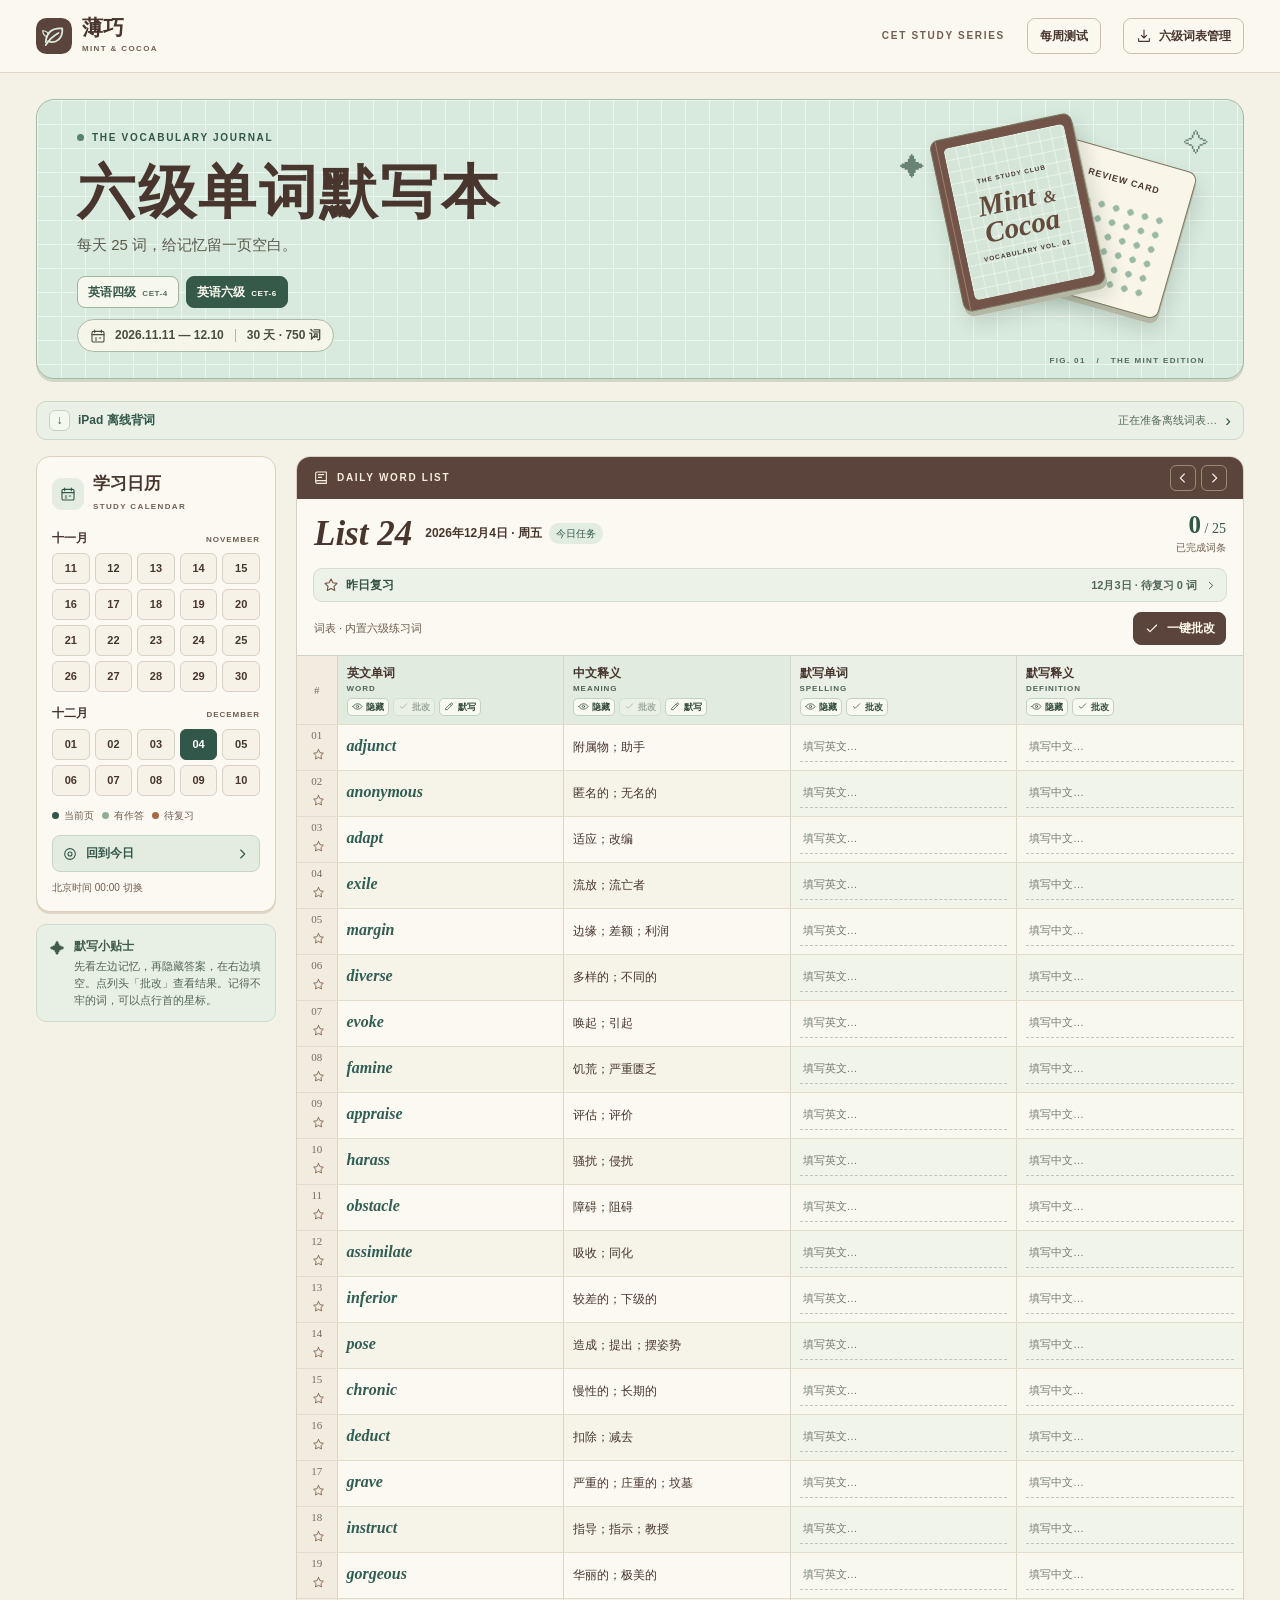
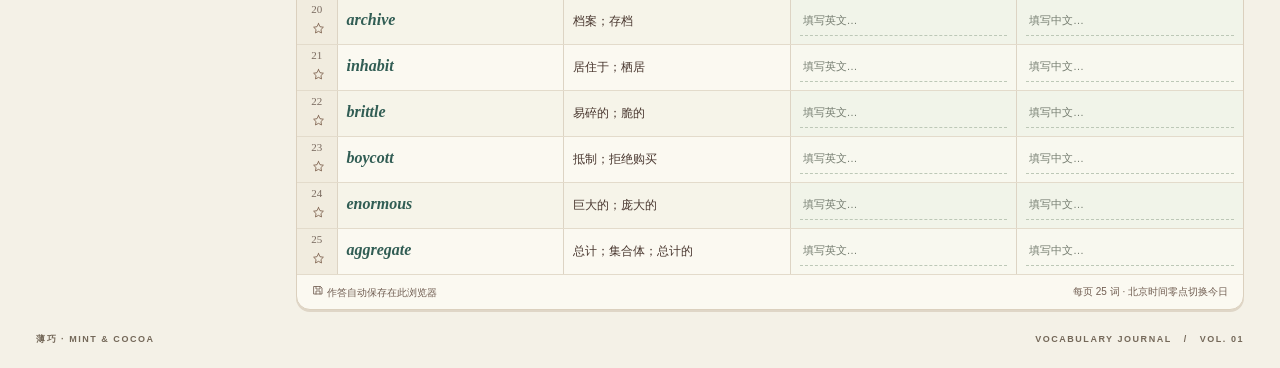
<file: index.html>
<!doctype html>
<html lang="zh-CN">
<head>
<meta charset="utf-8">
<meta name="viewport" content="width=device-width, initial-scale=1">
<meta name="theme-color" content="#e0ece3">
<meta name="description" content="薄巧配色的四六级单词默写本。每天 25 词，双向默写、一键批改和次日复习。">
<title>薄巧 · 四六级单词默写本</title>
<link rel="icon" href="mint.svg" type="image/svg+xml">
<link rel="manifest" href="manifest.webmanifest">
<link rel="apple-touch-icon" href="icon-180.png">
<meta name="apple-mobile-web-app-capable" content="yes">
<meta name="apple-mobile-web-app-title" content="薄巧默写本">
<link rel="stylesheet" href="style.css">
<script type="module" src="app.js"></script>
<script defer src="pwa.js"></script>
</head>
<body>
<header class="topbar"><div class="topinner">
  <a class="brand" href="./"><img src="mint.svg" alt=""><span>薄巧<span class="brand-en">MINT &amp; COCOA</span></span></a>
  <div class="topright"><span class="edition">CET STUDY SERIES</span><a class="outline" href="weekly.html">每周测试</a><button type="button" id="open-import" class="outline"><span data-icon="import"></span>六级词表管理</button></div>
</div></header>
<main class="wrap">
  <section class="cover" aria-label="四六级词汇学习计划">
    <div class="cover-copy"><div class="kicker"><i></i> THE VOCABULARY JOURNAL</div>
    <h1 id="cover-title">四六级单词默写本</h1>
    <p class="tagline">每天 25 词，给记忆留一页空白。</p>
    <div class="level-select" role="group" aria-label="选择考试词表"><button type="button" id="level-four" aria-pressed="false">英语四级 <small>CET-4</small></button><button type="button" id="level-six" aria-pressed="true">英语六级 <small>CET-6</small></button></div>
    <div class="cover-meta"><span data-icon="calendar"></span><span>2026.11.11 — 12.10</span><span class="meta-divider"></span><span>30 天 · 750 词</span></div></div>
    <div class="cover-art" aria-hidden="true"><div class="card-paper"><small>REVIEW CARD</small><div class="dots"></div></div><div class="card-mint"><div class="card-inner"><small>THE STUDY CLUB</small><b>Mint <em>&amp;</em><br>Cocoa</b><span>VOCABULARY VOL. 01</span></div></div><span class="spark spark-a">✦</span><span class="spark spark-b">✧</span><span class="art-caption">FIG. 01 &nbsp; / &nbsp; THE MINT EDITION</span></div>
  </section>
  <details class="offline-panel">
    <summary><span class="offline-symbol" aria-hidden="true">↓</span><strong>iPad 离线背词</strong><span id="offline-status" role="status">正在检查离线词表…</span></summary>
    <div class="offline-help">
      <p>在 iPad 的 Safari 打开本页，点「分享」→「添加到主屏幕」。如果看到「作为网页 App 打开」，请开启它。</p>
      <p>添加后，保持联网，从主屏幕打开「薄巧默写本」，看到「已可离线使用」就可以断网。作答和复习记录保存在你打开应用的设备和浏览环境中。</p>
      <button id="offline-retry" class="outline" type="button" hidden>重新准备离线词表</button>
    </div>
  </details>
  <div class="workspace">
    <aside class="rail">
      <section class="rail-card" aria-labelledby="calendar-label">
        <div class="rail-title"><span class="rail-icon" data-icon="calendar"></span><div><h2 id="calendar-label">学习日历</h2><span>STUDY CALENDAR</span></div></div>
        <div id="calendar"></div>
        <div class="legend"><span><i></i>当前页</span><span><i></i>有作答</span><span><i></i>待复习</span></div>
        <button type="button" id="today" class="today"><span data-icon="target"></span>回到今日<span class="arrow" data-icon="right"></span></button>
        <p id="clock-note" class="clock-note"></p>
      </section>
      <div class="note"><span class="note-star">✦</span><div><b>默写小贴士</b><p>先看左边记忆，再隐藏答案，在右边填空。点列头「批改」查看结果。记得不牢的词，可以点行首的星标。</p></div></div>
    </aside>
    <section class="notebook" aria-labelledby="day-title">
      <div class="notebook-top"><div class="book-label"><span data-icon="book"></span> DAILY WORD LIST</div><div class="nav"><button type="button" id="prev" aria-label="前一天" data-icon="left"></button><button type="button" id="next" aria-label="后一天" data-icon="right"></button></div></div>
      <div class="sheet-heading"><div class="list-heading"><h2 id="day-title"></h2><div><span id="date"></span><span id="date-tag"></span></div></div><div class="counter"><strong id="progress">0</strong><span> / 25</span><small>已完成词条</small></div></div>
      <details id="review-panel" class="review-panel">
        <summary><span class="review-icon" data-icon="star"></span><span id="review-title">昨日复习</span><span id="review-count" class="review-count"></span><span class="review-arrow" data-icon="right"></span></summary>
        <div id="review-content" class="review-content"></div>
      </details>
      <div class="sheet-tools"><span id="source-badge"></span><button type="button" id="grade-all" class="primary"><span data-icon="check"></span>一键批改</button></div>
      <div class="table-scroll" tabindex="0" aria-label="四栏默写表，可横向滑动">
        <table><colgroup><col class="num"><col><col><col><col></colgroup><thead id="table-head"></thead><tbody id="table-body"></tbody></table>
      </div>
      <div class="sheet-foot"><span><span data-icon="save"></span> <span id="storage-label">作答自动保存在此浏览器</span></span><span>每页 25 词 · 北京时间零点切换今日</span></div>
      <p id="feedback" class="feedback" role="status"></p>
    </section>
  </div>
  <footer><span>薄巧 · MINT &amp; COCOA</span><span>VOCABULARY JOURNAL &nbsp; / &nbsp; VOL. 01</span></footer>
</main>
<dialog id="import-dialog" aria-labelledby="import-title">
  <form id="import-form"><div class="dialog-head"><div><span class="kicker">YOUR WORD LIST</span><h2 id="import-title">词表管理</h2></div><button type="button" id="close-import" class="outline" aria-label="关闭">✕</button></div>
    <p id="source-detail"></p>
    <p>要使用书中词表，请按顺序导入至少 750 条。每行格式为「英文单词、Tab、中文释义」，接受 TSV 或 CSV。多义项可用「；」分隔，系统将使用前 750 条，每天分配 25 条。两套词表的作答分别保存。</p>
    <label class="file-label">选择词表文件 <input type="file" id="word-file" accept=".txt,.tsv,.csv,text/plain,text/tab-separated-values,text/csv"></label>
    <label for="word-paste">或直接粘贴词表</label>
    <textarea id="word-paste" rows="5" placeholder="abandon&#9;放弃；抛弃"></textarea>
    <p id="import-result" role="status"></p>
    <div class="dialog-actions"><button type="button" id="reset-source" class="outline">使用内置词表</button><button class="primary" type="submit">导入并使用</button></div>
  </form>
</dialog>
</body>
</html>
</file>
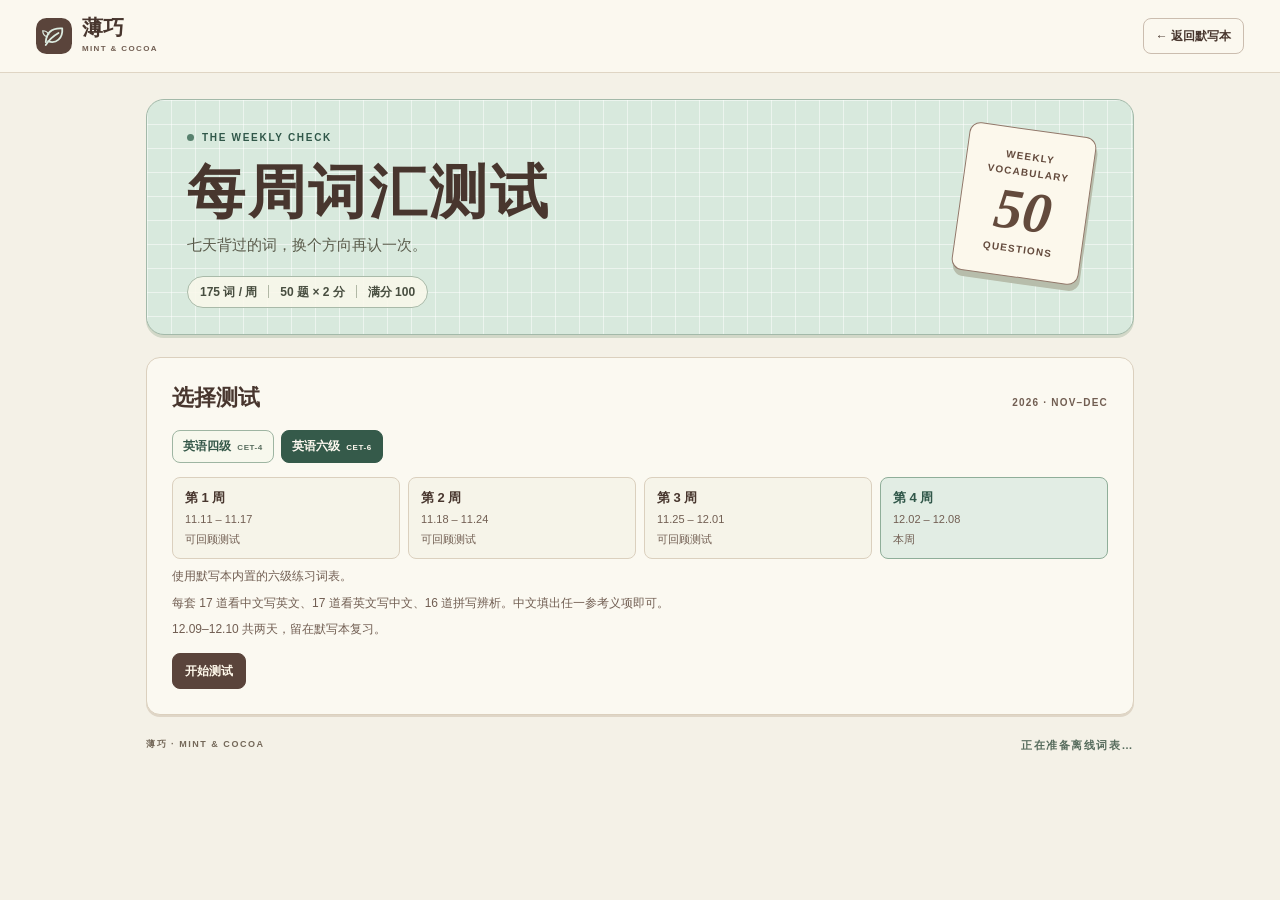
<file: weekly.html>
<!doctype html>
<html lang="zh-CN">
<head>
<meta charset="utf-8">
<meta name="viewport" content="width=device-width, initial-scale=1">
<meta name="theme-color" content="#e0ece3">
<meta name="description" content="薄巧四六级默写本的每周词汇测试。每周 175 词，随机抽 50 题，满分 100。">
<title>薄巧 · 每周词汇测试</title>
<link rel="icon" href="mint.svg" type="image/svg+xml">
<link rel="manifest" href="manifest.webmanifest">
<link rel="apple-touch-icon" href="icon-180.png">
<link rel="stylesheet" href="style.css">
<link rel="stylesheet" href="weekly.css">
<script type="module" src="weekly.js"></script>
<script defer src="pwa.js"></script>
</head>
<body>
<header class="topbar"><div class="topinner">
  <a class="brand" href="./"><img src="mint.svg" alt=""><span>薄巧<span class="brand-en">MINT &amp; COCOA</span></span></a>
  <a class="outline" href="./">← 返回默写本</a>
</div></header>
<main class="wrap quiz-wrap">
  <section class="cover quiz-cover">
    <div class="cover-copy">
      <div class="kicker"><i></i> THE WEEKLY CHECK</div>
      <h1>每周词汇测试</h1>
      <p class="tagline">七天背过的词，换个方向再认一次。</p>
      <div class="cover-meta"><span>175 词 / 周</span><span class="meta-divider"></span><span>50 题 × 2 分</span><span class="meta-divider"></span><span>满分 100</span></div>
    </div>
    <div class="quiz-stamp" aria-hidden="true"><span>WEEKLY<br>VOCABULARY</span><b>50</b><span>QUESTIONS</span></div>
  </section>
  <section id="setup" class="quiz-card" aria-labelledby="setup-title">
    <div class="quiz-card-head"><h2 id="setup-title">选择测试</h2><span class="eyebrow">2026 · NOV–DEC</span></div>
    <div class="level-select quiz-levels" role="group" aria-label="选择考试词表">
      <button type="button" id="four" aria-pressed="false">英语四级 <small>CET-4</small></button>
      <button type="button" id="six" aria-pressed="true">英语六级 <small>CET-6</small></button>
    </div>
    <div id="weeks" class="week-grid" role="group" aria-label="选择测试周"></div>
    <p id="bank-note" class="quiz-note"></p>
    <p class="quiz-note">每套 17 道看中文写英文、17 道看英文写中文、16 道拼写辨析。中文填出任一参考义项即可。</p>
    <p class="quiz-note">12.09–12.10 共两天，留在默写本复习。</p>
    <div class="quiz-actions"><button id="start" class="primary" type="button">开始测试</button><p id="setup-error" role="status"></p></div>
  </section>
  <section id="paper" class="quiz-card" aria-labelledby="prompt" hidden>
    <div class="quiz-card-head"><span id="test-label" class="eyebrow"></span><button id="leave" type="button" class="outline">保存并返回</button></div>
    <div class="quiz-progress"><span id="answered"></span><progress id="progress" max="50" value="0" aria-label="已作答题数"></progress></div>
    <div id="question" class="question">
      <p id="question-meta" class="eyebrow"></p>
      <h2 id="prompt" tabindex="-1"></h2>
      <div id="response"></div>
    </div>
    <div class="quiz-nav">
      <button id="prev-question" class="outline" type="button">← 上一题</button>
      <button id="next-question" class="primary" type="button">下一题 →</button>
    </div>
    <div id="question-map" class="question-map" role="group" aria-label="跳转题号"></div>
    <div class="quiz-submit"><button id="submit" class="outline" type="button">交卷批改</button><span id="save-note">进度保存在此浏览器</span></div>
  </section>
  <section id="results" class="quiz-card" aria-labelledby="result-title" hidden>
    <div class="quiz-card-head"><h2 id="result-title" tabindex="-1">测试结果</h2><span id="result-label" class="eyebrow"></span></div>
    <div class="score-panel"><div><strong id="score"></strong><span> / 100</span></div><p id="score-detail"></p></div>
    <div class="quiz-actions"><button id="retry" type="button" class="primary">重新抽一套</button><button id="back" type="button" class="outline">返回选周</button></div>
    <h3 id="correction-title">错题回顾</h3><ol id="corrections" class="corrections"></ol>
  </section>
  <footer><span>薄巧 · MINT &amp; COCOA</span><span id="offline-status" role="status">正在检查离线词表…</span></footer>
  <button id="offline-retry" type="button" class="outline" hidden>重新准备离线词表</button>
</main>
<dialog id="submit-dialog" aria-labelledby="submit-title">
  <form method="dialog"><h2 id="submit-title">交卷批改</h2><p id="submit-copy"></p><div class="dialog-actions"><button class="outline" value="cancel" autofocus>继续作答</button><button class="primary" value="submit">确认交卷</button></div></form>
</dialog>
</body>
</html>
</file>
<file: style.css>
:root{--paper:#fbf9f1;--ink:#48362e;--soft:#715e52;--line:#dbd0be;--green:#e2ede4;--darkgreen:#305749;--brown:#5a443b;--serif:Georgia,"Songti SC","Noto Serif SC","SimSun",serif;--sans:-apple-system,BlinkMacSystemFont,"PingFang SC","Microsoft YaHei",sans-serif}
*{box-sizing:border-box}body{margin:0;background:#f4f1e7;color:var(--ink);font:14px/1.55 var(--sans)}button,input,textarea{font:inherit;color:inherit}button{cursor:pointer}button:disabled{cursor:default;opacity:.4}button:focus-visible,a:focus-visible,input:focus-visible,textarea:focus-visible,.table-scroll:focus-visible{outline:2px solid #437661;outline-offset:3px}a{color:inherit;text-decoration:none}svg{width:16px;height:16px;vertical-align:-3px;fill:none;stroke:currentColor;stroke-width:1.65;stroke-linecap:round;stroke-linejoin:round}[data-icon]{display:inline-flex;align-items:center}
.topbar{background:#fbf8ef;border-bottom:1px solid #dfd5c4}.topinner,.wrap{max-width:1280px;margin:auto;padding-inline:36px}.topinner{height:72px;display:flex;justify-content:space-between;align-items:center}.brand{display:flex;align-items:center;gap:10px;font-family:var(--serif);font-size:21px;font-weight:700;line-height:1.1}.brand img{width:36px;height:36px}.brand-en,.edition,.kicker,.book-label,.rail-title div>span,.art-caption,footer{font:700 10px/1.35 var(--sans);letter-spacing:.17em}.brand-en{display:block;font-size:8px;margin-top:4px;color:var(--soft)}.topright{display:flex;gap:22px;align-items:center}.edition{color:var(--soft)}
.outline,.primary{display:inline-flex;align-items:center;justify-content:center;gap:7px;border:1px solid #cbbdaf;border-radius:8px;padding:8px 12px;background:transparent;font-size:12px;font-weight:650;white-space:nowrap}.outline:hover{background:#ede6d8}.primary{background:var(--brown);border-color:var(--brown);color:#fff9eb}.primary:hover{background:#714f40}
.cover{position:relative;isolation:isolate;display:flex;align-items:center;min-height:239px;margin:26px 0 22px;border:1px solid #a3b9a9;border-radius:18px;overflow:hidden;background-color:#d8e9dd;background-image:linear-gradient(#ffffff83 1px,transparent 1px),linear-gradient(90deg,#ffffff83 1px,transparent 1px);background-size:24px 24px;box-shadow:0 3px 0 #d2d8c8}
.cover-copy{padding:26px 40px;z-index:1}.kicker{color:var(--darkgreen);display:inline-flex;align-items:center;gap:8px}.kicker i{width:7px;height:7px;background:#58816e;border-radius:50%}.cover h1{font:800 clamp(34px,5vw,58px)/1.15 var(--serif);letter-spacing:.045em;margin:12px 0 7px}.tagline{font-size:15px;color:#5a5b4b;margin:0 0 19px}.cover-meta{display:inline-flex;align-items:center;gap:9px;background:#fbf8ebd9;border:1px solid #a9baa9;border-radius:25px;padding:6px 12px;color:#484e40;font-size:12px;font-weight:650;font-variant-numeric:tabular-nums}.meta-divider{width:1px;height:13px;background:#b1b8a5;margin:0 2px}
.cover-art{position:absolute;right:26px;top:0;bottom:0;width:330px;pointer-events:none}.card-mint,.card-paper{position:absolute;border-radius:9px;box-shadow:1px 5px 0 #b3b7a3,4px 11px 19px #415a4533;border:1px solid #7c7861}.card-paper{width:139px;height:152px;background:#f9f5e9;top:52px;right:37px;transform:rotate(16deg);padding:14px 12px;text-align:center}.card-paper small{font:700 9px var(--sans);letter-spacing:.1em}.dots{margin:11px auto;background:radial-gradient(circle,#9ab9a5 3px,transparent 3.4px) 0 0/15px 15px;width:105px;height:90px}.card-mint{width:145px;height:175px;background:#725448;top:25px;right:127px;transform:rotate(-12deg);padding:9px 8px 9px 12px}.card-mint:before{content:"";position:absolute;top:0;bottom:0;left:5px;border-left:1px solid #9f806e}.card-inner{height:100%;border-radius:5px;background:#d5e6d8;background-image:linear-gradient(#ffffff74 1px,transparent 1px),linear-gradient(90deg,#ffffff74 1px,transparent 1px);background-size:12px 12px;display:flex;flex-direction:column;align-items:center;justify-content:center;gap:9px;text-align:center}.card-inner b{font:italic 700 29px/.9 var(--serif);color:#634a3c}.card-inner em{font-size:17px}.card-inner small,.card-inner span{font:800 6.5px var(--sans);letter-spacing:.15em}.spark{position:absolute;color:#688371;font-size:25px}.spark-a{left:13px;top:48px}.spark-b{right:8px;top:24px}.art-caption{position:absolute;bottom:11px;right:12px;color:#526d5c;font-size:8px}
.workspace{display:grid;grid-template-columns:240px minmax(0,1fr);gap:20px;align-items:start}.rail-card,.notebook{border:1px solid var(--line);background:var(--paper);border-radius:14px;box-shadow:0 2px 0 #dfd6c7}.rail-card{padding:15px}.rail-title{display:flex;align-items:center;gap:9px;margin:1px 0 13px}.rail-icon{padding:8px;background:#e5ede1;border-radius:9px;color:var(--darkgreen)}.rail-title h2{font-size:17px;margin:0;line-height:1.25}.rail-title div>span{color:var(--soft);font-size:8px}.month-name{display:flex;align-items:baseline;justify-content:space-between;margin:12px 0 6px;font-weight:700;font-size:12px}.month-name span{font:700 8px var(--sans);letter-spacing:.12em;color:var(--soft)}.days{display:grid;grid-template-columns:repeat(5,1fr);gap:5px}.day{border:1px solid #d9d1c1;background:#f6f2e7;border-radius:6px;min-height:31px;font-size:11px;font-weight:650;position:relative;padding:2px;font-variant-numeric:tabular-nums}.day:hover{background:#e2ebe0}.day[aria-current=true]{background:var(--darkgreen);color:#fff;border-color:var(--darkgreen)}.day.has-work:not([aria-current=true]):after{content:"";position:absolute;right:3px;top:3px;width:5px;height:5px;border-radius:50%;background:#759c83}.day.is-today:not([aria-current=true]){border-color:#739784}.legend{display:flex;align-items:center;gap:12px;color:var(--soft);font-size:10px;margin:12px 0}.legend span{display:inline-flex;align-items:center;gap:5px}.legend i{width:7px;height:7px;border-radius:50%;background:var(--darkgreen)}.legend span+span i{background:#8faf95}.today{width:100%;display:flex;align-items:center;gap:8px;background:#e4ece0;border:1px solid #c6d6c5;border-radius:8px;padding:8px 9px;font-weight:700;font-size:12px;color:var(--darkgreen)}.today:hover{background:#d9e8db}.arrow{margin-left:auto}.clock-note{font-size:10px;color:var(--soft);margin:8px 0 0}.note{display:flex;gap:9px;padding:12px 13px;border:1px solid #ccdbcc;border-radius:10px;background:#e8efe4;color:#3e5b48;margin:12px 0;font-size:12px}.note b{font-size:12px}.note p{margin:3px 0 0;color:#526656;font-size:11px}.note-star{font-size:15px}
.notebook{overflow:hidden}.notebook-top{display:flex;align-items:center;justify-content:space-between;background:#5a443b;color:#f9edde;padding:8px 16px;min-height:42px}.book-label{display:flex;align-items:center;gap:8px}.nav{display:flex;gap:5px}.nav button{padding:4px;border:1px solid #a28675;border-radius:6px;color:#f9edde;background:transparent}.nav button:not(:disabled):hover{background:#765849}.sheet-heading{display:flex;align-items:center;justify-content:space-between;gap:10px;padding:13px 17px 8px}.list-heading{display:flex;gap:13px;align-items:center;flex-wrap:wrap}.list-heading h2{margin:0;font:700 35px/1 var(--serif);font-style:italic}.list-heading>div{display:flex;flex-wrap:wrap;gap:7px;align-items:center;font-size:12px}.list-heading #date{font-weight:700}.list-heading #date-tag{color:var(--darkgreen);background:#e3ece1;padding:3px 7px;border-radius:10px;font-size:10px}.counter{flex-shrink:0;font-family:var(--serif);color:var(--darkgreen);text-align:right;line-height:1}.counter strong{font-size:25px}.counter small{display:block;font:10px var(--sans);margin-top:4px;color:var(--soft)}.sheet-tools{display:flex;align-items:center;justify-content:space-between;gap:8px;padding:1px 17px 10px}.sheet-tools #source-badge{color:var(--soft);font-size:11px}.sheet-tools .primary{padding:6px 10px}
.table-scroll{overflow:auto;scrollbar-color:#a7b4a5 transparent}table{border-collapse:collapse;width:100%;table-layout:fixed;min-width:645px}col.num{width:40px}th,td{border-right:1px solid #ddd4c4;border-bottom:1px solid #e3dbcb;text-align:left}th:last-child,td:last-child{border-right:0}thead{background:#e1ebdf}th{padding:8px 9px;border-top:1px solid #c8d6c7;font-size:12px}th:nth-child(n+4){background:#eaf0e5}th small{display:block;color:#516457;font:700 8px var(--sans);letter-spacing:.12em;margin-top:1px}.header-controls{display:flex;gap:4px;flex-wrap:wrap;margin-top:5px}.mini{display:inline-flex;align-items:center;gap:3px;border:1px solid #c3d1c2;border-radius:5px;background:#f8f9ef;padding:2px 4px;font-size:9px;white-space:nowrap;line-height:1.35;color:#344d3c}.mini svg{width:11px;height:11px}.mini:hover,.mini[aria-pressed=true]{background:#cfdfd0;border-color:#9db49f}.row-num{font:11px var(--serif);color:#7a6b60;text-align:center;background:#f1ecdf}td{height:41px;padding:4px 9px;overflow-wrap:anywhere}td:nth-child(n+4){background:#f8f8ef}tbody tr:nth-child(even) td:not(.row-num){background:#f6f4e9}tbody tr:nth-child(even) td:nth-child(n+4){background:#f1f4e9}.ref-word{font:italic 700 16px var(--serif);color:#315d54}.ref-meaning{font-size:12px}.hidden-marker{display:block;text-align:center;color:#83796d}.entry{width:100%;min-width:0;border:0;border-bottom:1px dashed #bdc8b7;background:transparent;outline-offset:1px;padding:5px 3px;color:#315346;font-size:12px}.entry::placeholder{color:#757d70;font-size:11px}.entry:focus{background:#fffdf4}.entry[data-grade=correct]{border-bottom:2px solid #59846c}.entry[data-grade=review]{border-bottom:2px solid #a66349}.cell-feedback{font-size:10px;display:block;line-height:1.35;margin:3px 0;color:#84492e}.cell-feedback.ok{color:#376a52}.sheet-foot{display:flex;justify-content:space-between;gap:6px;padding:9px 15px;color:var(--soft);font-size:10px}.sheet-foot svg{width:12px;height:12px}.feedback{margin:0;padding:0 15px 10px;font-size:12px;color:var(--darkgreen)}.feedback:empty{padding:0}.feedback:not(:empty){position:fixed;bottom:16px;right:16px;z-index:3;background:#eff5e9;border:1px solid #99b39d;padding:9px 13px;border-radius:8px;max-width:calc(100% - 32px);box-shadow:0 2px 10px #473c3033}.wrap footer{display:flex;justify-content:space-between;gap:10px;padding:23px 0;color:#746859;font-size:9px}
dialog{max-width:min(540px,calc(100% - 24px));padding:21px;border:1px solid #bbae9b;border-radius:14px;background:var(--paper);color:var(--ink);box-shadow:0 14px 60px #322c2855}dialog::backdrop{background:#362c24aa}.dialog-head,.dialog-actions{display:flex;justify-content:space-between;gap:8px;align-items:center}.dialog-head h2{margin:1px 0;font-family:var(--serif)}dialog p{font-size:13px}dialog label{display:block;font-weight:650;font-size:12px;margin-top:10px}dialog textarea{margin-top:5px;width:100%;padding:8px;border:1px solid var(--line);background:#fffdf6;border-radius:7px}#import-result{color:#8a472e}#import-result:empty{margin:5px}
@media(max-width:900px){.topinner,.wrap{padding-inline:20px}.workspace{grid-template-columns:195px minmax(0,1fr);gap:12px}.rail-card{padding:11px}.cover-copy{padding-inline:27px}.cover-art{right:7px}}
@media(max-width:720px){.topinner,.wrap{padding-inline:12px}.topinner{height:57px}.edition{display:none}.cover{margin:13px 0;min-height:180px}.cover-copy{padding:14px 16px}.cover h1{font-size:clamp(27px,6vw,41px)}.tagline{font-size:13px;margin-bottom:10px}.cover-meta{font-size:10px}.cover-art{right:-33px;transform:scale(.67);transform-origin:right center}.workspace{display:block}.rail{margin-bottom:11px}.rail-card{display:grid;grid-template-columns:1fr auto;gap:6px}.rail-title{margin:0}.rail-card #calendar{grid-row:2;grid-column:1/-1;display:grid;grid-template-columns:2fr 1fr;gap:10px}.days{grid-template-columns:repeat(5,1fr);gap:3px}.month-name{margin-top:3px}.day{min-height:26px}.legend{margin:0;grid-row:3}.today{grid-row:1;grid-column:2}.clock-note{grid-row:3;margin:0;text-align:right}.note{display:none}.sheet-heading{padding-inline:11px}.sheet-tools{padding-inline:11px}.list-heading{gap:8px}.list-heading h2{font-size:29px}}
@media(max-width:420px){.cover-art{right:-63px;opacity:.42}.cover-copy{padding-inline:12px}.cover h1{letter-spacing:.02em}.sheet-foot{flex-wrap:wrap}.month-name span{display:none}}
@media(prefers-reduced-motion:reduce){*,*::before,*::after{scroll-behavior:auto!important;animation:none!important}}

.level-select{display:flex;gap:7px;margin-bottom:11px}
.level-select button{border:1px solid #9eb5a2;border-radius:8px;padding:6px 10px;background:#f7f8ed;color:#345748;font-size:12px;font-weight:750}
.level-select button:hover{background:#e8f0e5}
.level-select button[aria-pressed=true]{background:#355a4a;border-color:#355a4a;color:#fffaf1}
.level-select small{font-size:8px;letter-spacing:.07em;margin-left:3px}
.level-select button[aria-pressed=false] small{color:#576c5d}
[hidden]{display:none!important}
.day.needs-review:before{content:"";position:absolute;left:3px;top:3px;width:5px;height:5px;border-radius:50%;background:#a76846}
.day[aria-current=true].needs-review:before{background:#ffd4ad}
.legend{gap:8px;flex-wrap:wrap}
.legend span:last-child i{background:#a76846}
.review-panel{margin:5px 16px 9px;border:1px solid #d3ddcf;border-radius:9px;background:#edf2e8;color:#345345}
.review-panel summary{display:flex;align-items:center;gap:7px;list-style:none;padding:7px 9px;font-weight:750;font-size:12px;cursor:pointer}
.review-panel summary::-webkit-details-marker{display:none}
.review-icon{color:#77513e}
.review-count{margin-left:auto;color:#536959;font-size:11px;font-weight:600}
.review-arrow svg{width:13px;height:13px}
.review-panel[open] .review-arrow{transform:rotate(90deg)}
.review-content{padding:0 9px 8px;font-size:11px}
.review-content p{margin:2px 0 5px}
.review-content ul{margin:0;padding:0;list-style:none;max-height:250px;overflow:auto}
.review-item{display:grid;grid-template-columns:minmax(70px,1fr) minmax(80px,2fr) auto;align-items:center;gap:8px;padding:4px 2px;border-top:1px solid #dce4d6}
.review-item.is-reviewed .review-word,.review-item.is-reviewed .review-meaning{opacity:.67}
.review-word{font:italic 700 14px var(--serif);overflow-wrap:anywhere}
.review-item .mini{font-size:10px;padding:3px 5px}
.review-empty{color:#536959}
.star-button{display:grid;place-items:center;margin:2px auto 0;width:25px;height:23px;padding:0;border:1px solid transparent;border-radius:5px;background:transparent;color:#806451}
.star-button svg{width:13px;height:13px}
.star-button:hover{border-color:#c9b7a3;background:#eee5d6}
.star-button[data-weak=true]{color:#9a5938}
.star-button[data-weak=true] svg{fill:#e7b984}
.star-button[data-reviewed=true] svg{fill:#d9e7d5;color:#4e775e}
@media(max-width:720px){.level-select{margin-bottom:7px}.level-select button{font-size:11px;padding:4px 6px}.review-panel{margin-inline:10px}.legend{grid-column:1/-1}.clock-note{grid-row:4;grid-column:1/-1;text-align:left}}

.word-source{text-decoration:underline;text-underline-offset:2px}

.offline-panel{margin:0 0 16px;border:1px solid #cbd7c9;border-radius:10px;background:#eaf0e5;color:var(--darkgreen)}
.offline-panel summary{display:flex;flex-wrap:wrap;align-items:center;gap:8px;list-style:none;cursor:pointer;padding:8px 12px;font-size:12px}
.offline-panel summary::-webkit-details-marker{display:none}
.offline-panel summary::after{content:"›";font-size:17px;line-height:1}
.offline-panel[open] summary::after{transform:rotate(90deg)}
.offline-symbol{display:grid;place-items:center;width:21px;height:21px;border:1px solid #c4d2c4;border-radius:6px;background:#f5f8ed;font-weight:700}
#offline-status{margin-left:auto;font-size:11px;color:#576c5d}
#offline-status[data-ready=true]{color:#305749;font-weight:700}
.offline-help{padding:0 13px 11px;font-size:12px}
.offline-help p{margin:0 0 6px}
@media(max-width:720px){.offline-panel{margin-bottom:10px}}
</file>
<file: weekly.css>
.quiz-wrap{max-width:1060px}.quiz-cover{min-height:213px}.quiz-stamp{position:absolute;right:45px;top:29px;width:128px;height:149px;border:1px solid #92786a;box-shadow:2px 6px 0 #b7bdab;background:#fcf8ec;color:#634a3c;border-radius:11px;transform:rotate(8deg);display:grid;place-content:center;gap:4px;text-align:center}.quiz-stamp span,.eyebrow{font-size:10px;font-weight:750;letter-spacing:.12em}.quiz-stamp b{font:italic 700 57px/.95 var(--serif)}.quiz-card{border:1px solid var(--line);border-radius:14px;background:var(--paper);box-shadow:0 2px 0 #dfd6c7;padding:clamp(14px,3vw,25px)}.quiz-card-head,.quiz-nav,.quiz-submit{display:flex;justify-content:space-between;align-items:center;gap:10px}.quiz-card-head h2{margin:0 0 9px;font:700 22px var(--serif)}.eyebrow{color:var(--soft)}.quiz-levels{margin:8px 0 14px}.week-grid{display:grid;grid-template-columns:repeat(4,minmax(0,1fr));gap:8px}.week{display:grid;text-align:left;gap:3px;padding:10px 12px;background:#f6f4e9;border:1px solid var(--line);border-radius:8px}.week:hover,.week[aria-pressed=true]{background:var(--green);border-color:#8fae99}.week b{font-size:13px}.week span{font-size:11px;color:var(--soft)}.week[aria-pressed=true] b{color:var(--darkgreen)}.quiz-note{font-size:12px;color:var(--soft);margin:8px 0}.quiz-actions{display:flex;gap:8px;align-items:center;flex-wrap:wrap;margin-top:14px}.quiz-actions p{margin:0;color:#945439}.quiz-progress{margin:14px 0;display:grid;gap:4px;color:var(--soft);font-size:11px}.quiz-progress progress{width:100%;height:8px;accent-color:#527760}.question{border:1px solid #d4ded1;border-radius:11px;background:#eff3e9;padding:clamp(13px,3vw,25px);min-height:165px}.question .eyebrow{margin:0 0 4px}.question h2{margin:7px 0 14px;font:700 clamp(23px,4.5vw,34px)/1.25 var(--serif);overflow-wrap:anywhere}.quiz-input{width:100%;max-width:550px;padding:9px 10px;border:1px solid #9eafa1;border-radius:7px;background:#fffcf3;font-size:16px}.option-group{display:grid;grid-template-columns:1fr 1fr;gap:8px;border:0;padding:0;margin:0}.option{display:flex;align-items:center;gap:9px;border:1px solid #bbcbbb;border-radius:8px;background:#fcfbf1;padding:8px;color:#345345;cursor:pointer;overflow-wrap:anywhere}.option:has(:checked){background:#d6e6d7;border-color:#6f9a81}.option input{accent-color:#305749}.option-letter{font:700 12px var(--sans)}.quiz-nav{margin:12px 0}.question-map{display:grid;grid-template-columns:repeat(10,minmax(0,1fr));gap:4px}.question-map .day{min-height:30px}.question-map .day[data-answered=true]:not([aria-current=true]){background:#e2ede3;border-color:#a5bba8}.quiz-submit{margin-top:12px;color:var(--soft);font-size:11px}.score-panel{padding:12px 16px;background:#e7efe3;border-radius:9px;color:#345345}.score-panel strong{font:italic 700 48px/1 var(--serif)}.score-panel p{margin:4px 0 0;font-size:12px}.corrections{padding-left:24px;margin:0}.corrections li{padding:7px 0;border-bottom:1px solid var(--line);overflow-wrap:anywhere}.corrections small{display:block;color:var(--soft)}#offline-retry{margin-bottom:15px}
@media(max-width:660px){.quiz-stamp{right:-6px;transform:rotate(8deg) scale(.63);opacity:.68}.quiz-cover{min-height:166px}.week-grid{grid-template-columns:repeat(2,minmax(0,1fr))}.option-group{grid-template-columns:1fr}.quiz-card-head{flex-wrap:wrap}}
</file>
